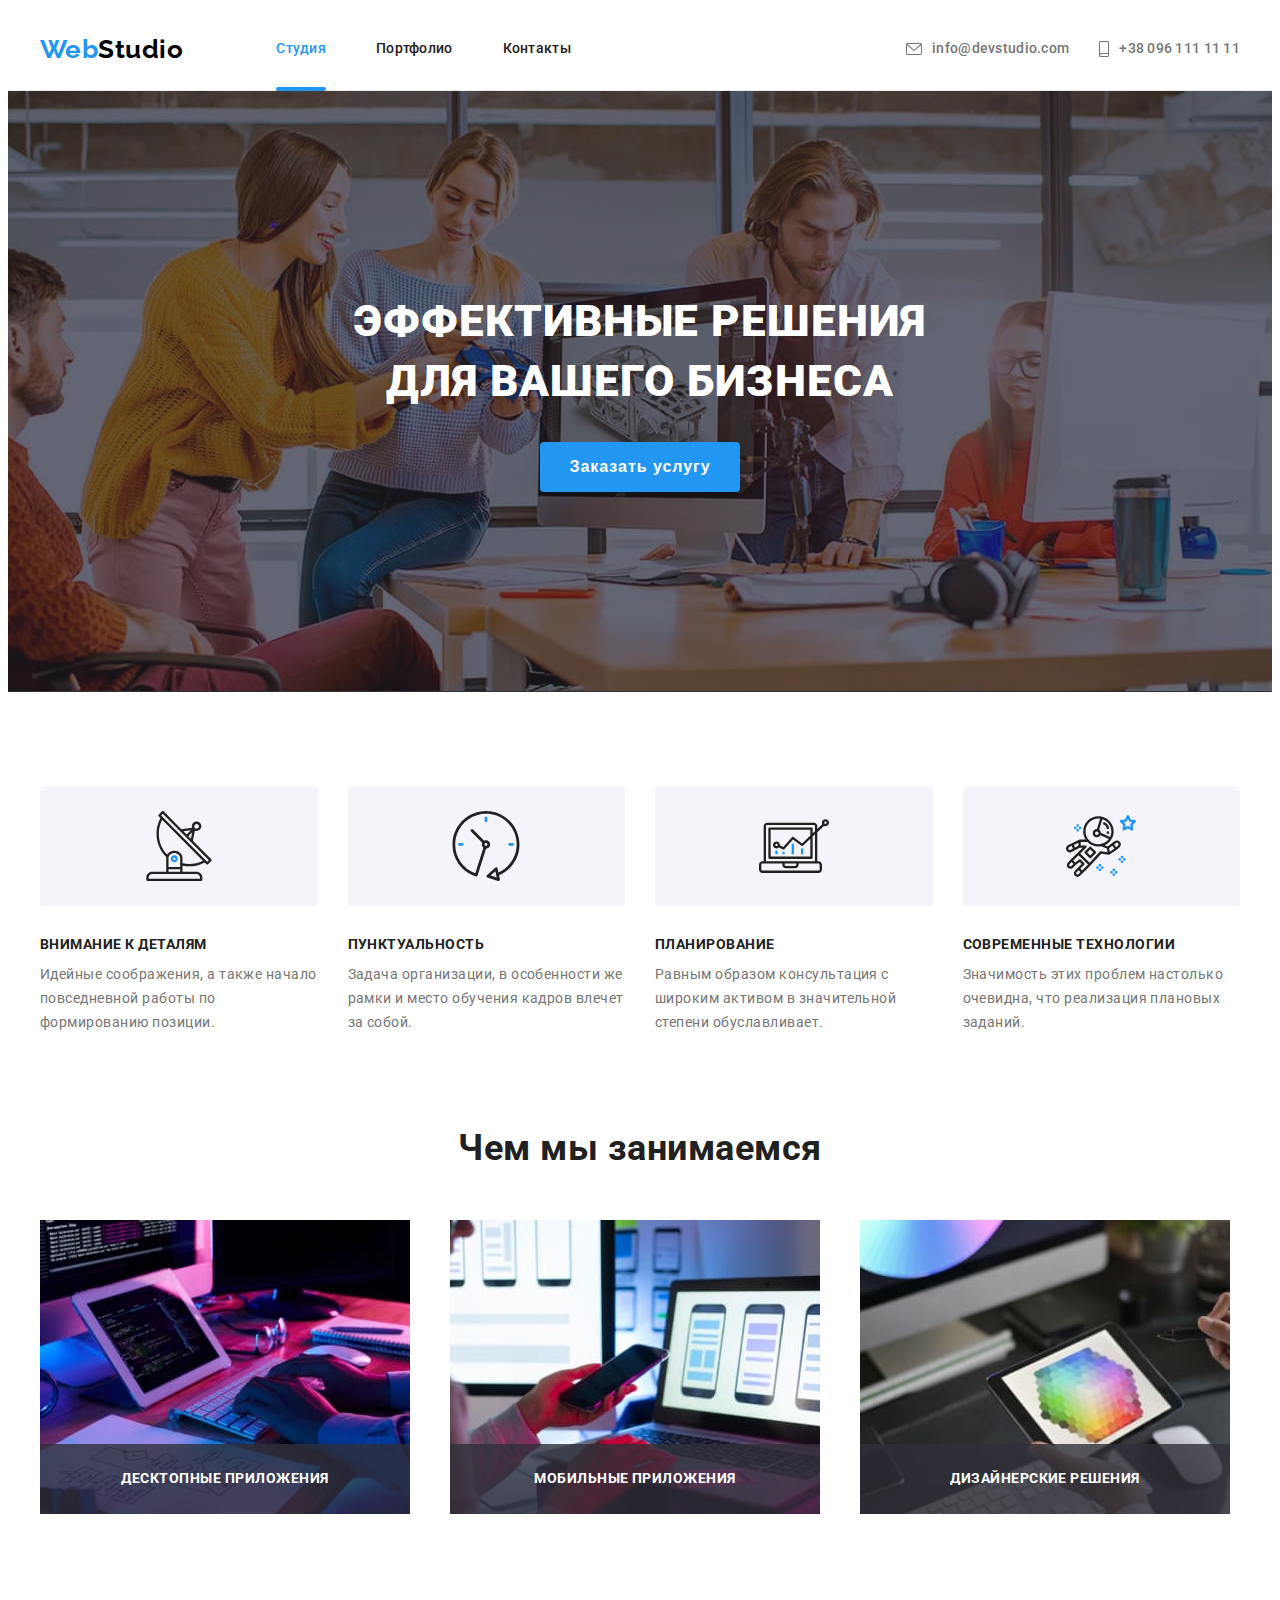
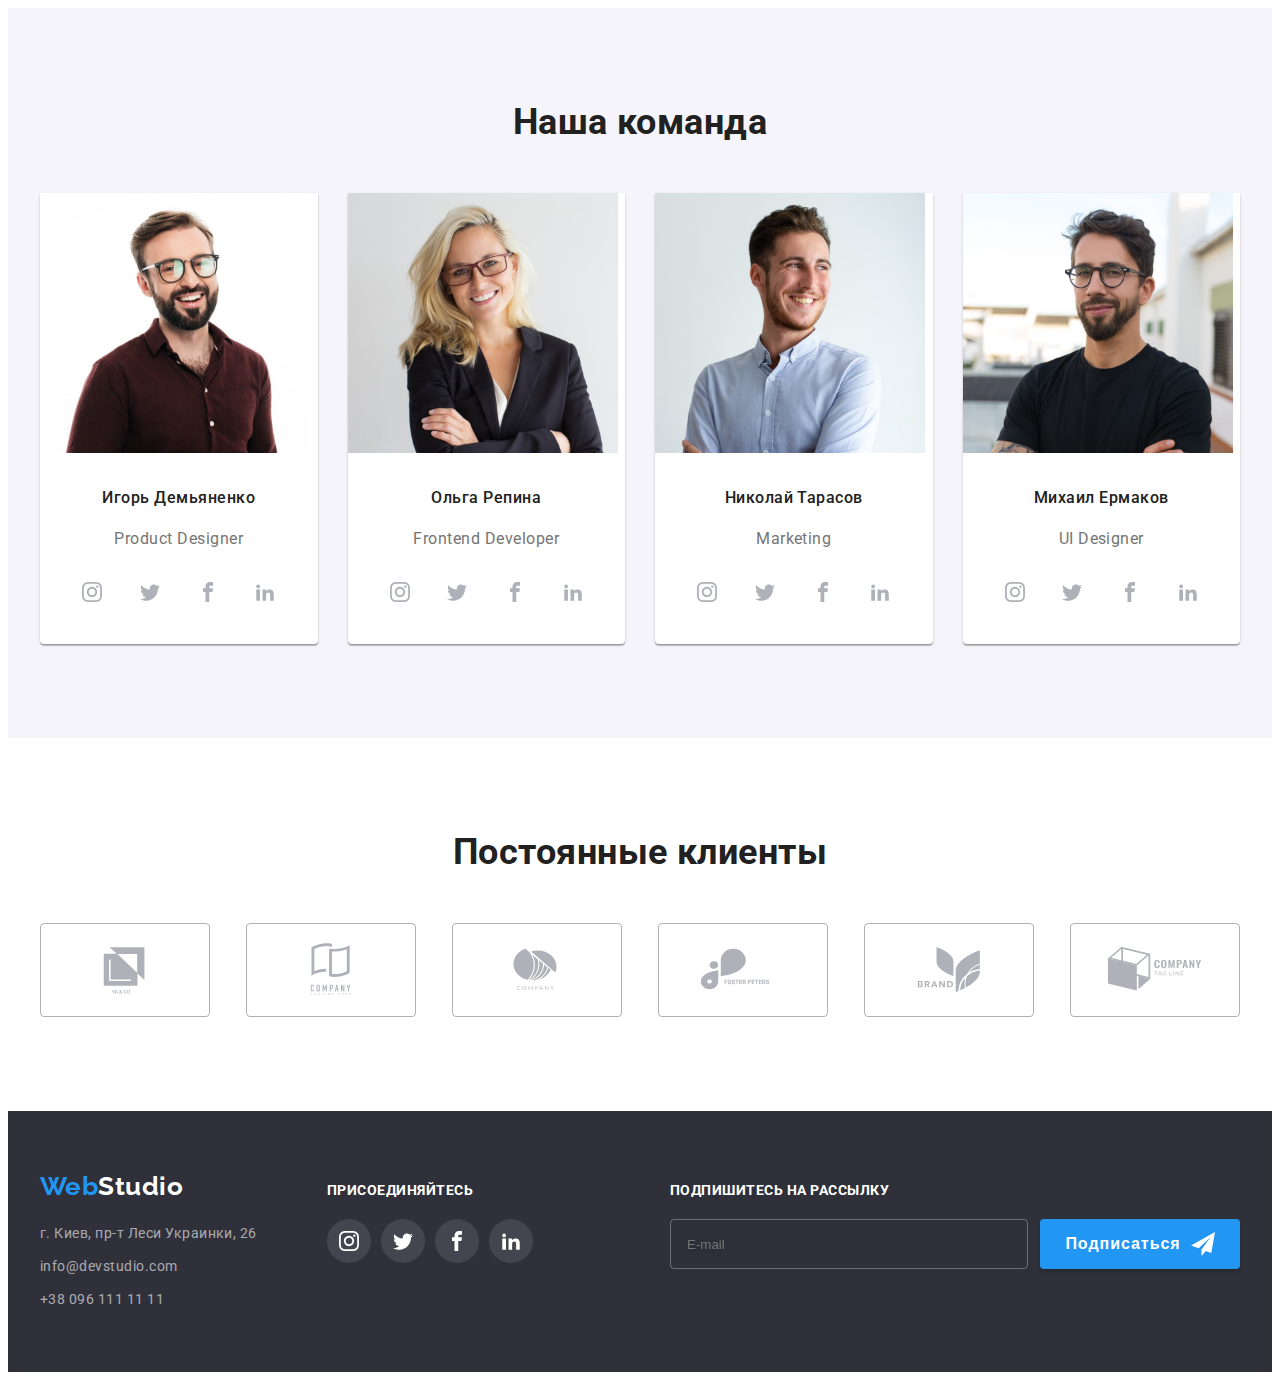
<file: index.html>
<!DOCTYPE html>
<html lang="ru">

<head>
    <meta charset="UTF-8" />
    <meta http-equiv="X-UA-Compatible" content="IE=edge" />
    <meta name="viewport" content="width=device-width, initial-scale=1.0" />
    <title>Document</title>
    <link rel="preconnect" href="https://fonts.gstatic.com" />
    <link
        href="https://fonts.googleapis.com/css2?family=Raleway:wght@700&family=Roboto:wght@400;500;700;900&display=swap"
        rel="stylesheet" />
    <link rel="stylesheet" href="https://cdnjs.cloudflare.com/ajax/libs/modern-normalize/0.2.0/modern-normalize.min.css"
        integrity="sha512-sqIVMkf5f8XGYI/UZYGs7wODxlUeoj9JknataPfUwtvrSKWMHrMXGZ7Evb6nabFYJQG15vFFyALe6r0nWCD1Ug=="
        crossorigin="anonymous" referrerpolicy="no-referrer" />
    <!-- <link rel="stylesheet" href="./css/style.css" /> -->
    <link rel="stylesheet" href="css/main.min.css">
</head>

<body>
    <!-- HEADER -->
    <header class="header">
        <div class="container header-container">
            <a class="logo" href="./index.html">
                <span class="с">Web</span><span class="logo__studio">Studio</span>
            </a>

            <nav class="navigation">
                <ul class="navigation__list list">
                    <li class="navigation__item">
                        <a class="navigation__link link current" href="./index.html">Студия</a>
                    </li>
                    <li class="navigation__item">
                        <a class="navigation__link link" href="./portfolio.html">Портфолио</a>
                    </li>
                    <li class="navigation__item">
                        <a class="navigation__link link" href="">Контакты</a>
                    </li>
                </ul>
            </nav>

            <ul class="contacts__list list">
                <li class="contacts__item">
                    <a class="contacts__link link" href="mailto:info@devstudio.com">
                        <svg width="16" height="12" class="contacts__icon">
                            <use href="./imege/symbol-defs.svg#icon-envelope"></use>
                        </svg>
                        info@devstudio.com</a>
                </li>
                <li class="contacts__item">
                    <a class="contacts__link link" href="tel:+380961111111">
                        <svg width="10" height="16" class="contacts__icon">
                            <use href="./imege/symbol-defs.svg#icon-smartphone"></use>
                        </svg>
                     +38 096 111 11 11</a>
                </li>
            </ul>
        </div>
    </header>
    <main class="main-content">
        <!-- HERO -->
        <section class="section hero-section">
            <div class="container">
                <h1 class="first-title">Эффективные решения <br />для вашего бизнеса</h1>
                <button class="order-button" type="button" data-modal-open>Заказать услугу</button>
            </div>
        </section>

        <!--ADVANTAGES-->
        <section class="section advantages-section">
            <div class="container">
                <h2 class="section__title visually-hidden">Наши преимощества</h2>
                <ul class="grid advantages__list list">
                    <li class="grid__item advantages__item">
                        <div class="advantages__icon-box">
                            <svg width="70" height="70" class="advantages__icon">
                                <use href="./imege/symbol-defs.svg#icon-antenna"></use>
                            </svg>  
                        </div>
                        <h3 class="advantages__title">Внимание к деталям</h3>
                        <p class="advantages__text">
                            Идейные соображения, а также начало повседневной работы по
                            формированию позиции.
                        </p>
                    </li>
                    <li class="grid__item advantages__item">
                        <div class="advantages__icon-box">
                            <svg width="70" height="70" class="advantages__icon">
                                <use href="./imege/symbol-defs.svg#icon-clock"></use>
                            </svg>  
                        </div>
                        <h3 class="advantages__title">Пунктуальность</h3>
                        <p class="advantages__text">
                            Задача организации, в особенности же рамки и место обучения кадров
                            влечет за собой.
                        </p>
                    </li>
                    <li class="grid__item advantages__item">
                        <div class="advantages__icon-box">
                            <svg width="70" height="70" class="advantages__icon">
                                <use href="./imege/symbol-defs.svg#icon-diagram"></use>
                            </svg>  
                        </div>
                        <h3 class="advantages__title">Планирование</h3>
                        <p class="advantages__text">
                            Равным образом консультация с широким активом в значительной степени
                            обуславливает.
                        </p>
                    </li>
                    <li class="grid__item advantages__item">
                        <div class="advantages__icon-box">
                            <svg width="70" height="70" class="advantages__icon">
                                <use href="./imege/symbol-defs.svg#icon-astronaut"></use>
                            </svg>  
                        </div>
                        <h3 class="advantages__title">Современные технологии</h3>
                        <p class="advantages__text">
                            Значимость этих проблем настолько очевидна, что реализация плановых
                            заданий.
                        </p>
                    </li>
                </ul>
            </div>
        </section>

        <!--TIPE OF WORK-->
        <section class="section tipeofwork-section">
            <div class="container">
                <h2 class="section__title">Чем мы занимаемся</h2>
                <ul class="tipeofwork__list list">
                    <li class="tipeofwork__list">
                        <div class="tipeofwork__name-box">
                            <img class="tipeofwork__images" src="./imege/our_work/img1.jpg" alt="бекенд разроботка"
                                width="370" height="294" />
                            <p class="tipeofwork__name">Десктопные приложения</p>
                        </div>
                    </li>
                    <li class="tipeofwork__list">
                        <div class="tipeofwork__name-box">
                            <img class="tipeofwork__images" src="./imege/our_work/img2.jpg" alt="фронтенд разроботка"
                                width="370" height="294" />
                            <p class="tipeofwork__name">Мобильные приложения</p>
                        </div>
                    </li>
                    <li class="tipeofwork__list">
                        <div class="tipeofwork__name-box">
                            <img class="tipeofwork__images" src="./imege/our_work/img3.jpg" alt="дизайн" width="370"
                    height="294" />
                            <p class="tipeofwork__name">Дизайнерские решения</p>
                        </div>
                        </li>
                </ul>
            </div>
        </section>

        <!--TEAM-->
        <section class="section team-section">
            <div class="container">
                <h2 class="section__title">Наша команда</h2>
                <ul class="grid team__list list">
                    <li class="grid__item team__item">
                        <div class="person">
                            <img class="person__img" src="./imege/team/img(0).jpg" alt="игорь демьяненко" width="270"
                                height="260" />
                            <div class="person__box">
                                <h3 class="person__name">Игорь Демьяненко</h3>
                                <p class="person__text" lang="en">Product Designer</p>
                                <ul class="social__list list" >
                                   <li class="social__item">
                                        <a class="social__link link" href="#">
                                            <svg width="20" height="20" class="social__icon">
                                                <use href="./imege/symbol-defs.svg#icon-instagram"></use>
                                            </svg>
                                        </a>
                                    </li>
                                    <li class="social__item">
                                        <a class="social__link link" href="#">
                                            <svg width="20" height="20" class="social__icon">
                                                <use href="./imege/symbol-defs.svg#icon-twitter"></use>
                                            </svg>
                                        </a>
                                    </li><li class="social__item">
                                        <a class="social__link link" href="#">
                                            <svg width="20" height="20" class="social__icon">
                                                <use href="./imege/symbol-defs.svg#icon-facebook"></use>
                                            </svg>
                                        </a>
                                    </li><li class="social__item">
                                        <a class="social__link link" href="#">
                                            <svg width="20" height="20" class="social__icon">
                                                <use href="./imege/symbol-defs.svg#icon-linkedin"></use>
                                            </svg>
                                        </a>
                                    </li>
                                </ul>
                            </div>
                        </div>
                    </li>
                    <li class="grid__item team__item">
                        <div class="person">
                            <img class="person__img" src="./imege/team/img(1).jpg" alt="ольга репина" width="270"
                                height="260" />
                            <div class="person__box">
                                <h3 class="person__name">Ольга Репина</h3>
                                <p class="person__text" lang="en">Frontend Developer</p>
                                <ul class="social__list list" >
                                   <li class="social__item">
                                        <a class="social__link link" href="#">
                                            <svg width="20" height="20" class="social__icon">
                                                <use href="./imege/symbol-defs.svg#icon-instagram"></use>
                                            </svg>
                                        </a>
                                    </li>
                                    <li class="social__item">
                                        <a class="social__link link" href="#">
                                            <svg width="20" height="20" class="social__icon">
                                                <use href="./imege/symbol-defs.svg#icon-twitter"></use>
                                            </svg>
                                        </a>
                                    </li><li class="social__item">
                                        <a class="social__link link" href="#">
                                            <svg width="20" height="20" class="social__icon">
                                                <use href="./imege/symbol-defs.svg#icon-facebook"></use>
                                            </svg>
                                        </a>
                                    </li><li class="social__item">
                                        <a class="social__link link" href="#">
                                            <svg width="20" height="20" class="social__icon">
                                                <use href="./imege/symbol-defs.svg#icon-linkedin"></use>
                                            </svg>
                                        </a>
                                    </li>
                                </ul>
                            </div>
                        </div>
                    </li>
                    <li class="grid__item team__item">
                        <div class="person">
                            <img class="person__img" src="./imege/team/img(2).jpg" alt="николай тарасов" width="270"
                                height="260" />
                            <div class="person__box">
                                <h3 class="person__name">Николай Тарасов</h3>
                                <p class="person__text" lang="en">Marketing</p>
                                <ul class="social__list list" >
                                    <li class="social__item">
                                         <a class="social__link link" href="#">
                                             <svg width="20" height="20" class="social__icon">
                                                 <use href="./imege/symbol-defs.svg#icon-instagram"></use>
                                             </svg>
                                         </a>
                                     </li>
                                     <li class="social__item">
                                         <a class="social__link link" href="#">
                                             <svg width="20" height="20" class="social__icon">
                                                 <use href="./imege/symbol-defs.svg#icon-twitter"></use>
                                             </svg>
                                         </a>
                                     </li><li class="social__item">
                                         <a class="social__link link" href="#">
                                             <svg width="20" height="20" class="social__icon">
                                                 <use href="./imege/symbol-defs.svg#icon-facebook"></use>
                                             </svg>
                                         </a>
                                     </li><li class="social__item">
                                         <a class="social__link link" href="#">
                                             <svg width="20" height="20" class="social__icon">
                                                 <use href="./imege/symbol-defs.svg#icon-linkedin"></use>
                                             </svg>
                                         </a>
                                     </li>
                                </ul>
                            </div>
                        </div>
                    </li>
                    <li class="grid__item team__item">
                        <div class="person">
                            <img class="person__img" src="./imege/team/img(3).jpg" alt="михаил ермаков" width="270"
                                height="260" />
                            <div class="person__box">
                                <h3 class="person__name">Михаил Ермаков</h3>
                                <p class="person__text" lang="en">UI Designer</p>
                                <ul class="social__list list" >
                                   <li class="social__item">
                                        <a class="social__link link" href="#">
                                            <svg width="20" height="20" class="social__icon">
                                                <use href="./imege/symbol-defs.svg#icon-instagram"></use>
                                            </svg>
                                        </a>
                                    </li>
                                    <li class="social__item">
                                        <a class="social__link link" href="#">
                                            <svg width="20" height="20" class="social__icon">
                                                <use href="./imege/symbol-defs.svg#icon-twitter"></use>
                                            </svg>
                                        </a>
                                    </li><li class="social__item">
                                        <a class="social__link link" href="#">
                                            <svg width="20" height="20" class="social__icon">
                                                <use href="./imege/symbol-defs.svg#icon-facebook"></use>
                                            </svg>
                                        </a>
                                    </li><li class="social__item">
                                        <a class="social__link link" href="#">
                                            <svg width="20" height="20" class="social__icon">
                                                <use href="./imege/symbol-defs.svg#icon-linkedin"></use>
                                            </svg>
                                        </a>
                                    </li>
                                </ul>
                            </div>
                        </div>
                    </li>
                </ul>
            </div>
        </section>

        <!-- CLIENTS -->
        <section class="section client-section">
            <div class="container">
                <h2 class="section__title">Постоянные клиенты</h2>
                <ul class="list client">
                    <li class="client__item">
                        <a class="client__link link" href="#">
                            <svg width="106" height="60" class="client__icon">
                                <use href="./imege/symbol-defs.svg#icon-client1"></use>
                            </svg>
                        </a>
                    </li>
                    <li class="client__item">
                        <a class="client__link link" href="#">
                            <svg width="106" height="60" class="client__icon">
                                <use href="./imege/symbol-defs.svg#icon-client2"></use>
                            </svg>
                        </a>
                    </li>
                    <li class="client__item">
                        <a class="client__link link" href="#">
                            <svg width="106" height="60" class="client__icon">
                                <use href="./imege/symbol-defs.svg#icon-client3"></use>
                            </svg>
                        </a>
                    </li>
                    <li class="client__item">
                        <a class="client__link link" href="#">
                            <svg width="106" height="60" class="client__icon">
                                <use href="./imege/symbol-defs.svg#icon-client4"></use>
                            </svg>
                        </a>
                    </li>
                    <li class="client__item">
                        <a class="client__link link" href="#">
                            <svg width="106" height="60" class="client__icon">
                                <use href="./imege/symbol-defs.svg#icon-client5"></use>
                            </svg>
                        </a>
                    </li>
                    <li class="client__item">
                        <a class="client__link link" href="#">
                            <svg width="106" height="60" class="client__icon">
                                <use href="./imege/symbol-defs.svg#icon-client6"></use>
                            </svg>
                        </a>
                    </li>
                </ul>
            </div>
        </section>
    </main>

    <!-- FOOTER -->
    <footer class="footer">
        <div class="container footer-container">
            <div class="footer-contact-box">
                <a class="logo" href="/">Web<span class="logo__studio">Studio</span>
                </a>
               <address class="contacts">
                    <ul class="contacts__list list">
                        <li class="contacts__item">
                            <a class="contacts__link link" href="https://goo.gl/maps/ASEZevXXRy6FxV6X7" target="_blank"
                                rel="noopener noreferrer">г. Киев, пр-т Леси Украинки, 26</a>
                        </li>
                        <li class="contacts__item">
                            <a class="contacts__link link" href="mailto:info@devstudio.com">info@devstudio.com</a>
                        </li>
                        <li class="contacts__item">
                            <a class="contacts__link link" href="tel:+380961111111">+38 096 111 11 11</a>
                        </li>
                    </ul>
                </address>
            </div>
            <div class="footer-social-box">
                <h2 class="footer-box-title">присоединяйтесь</h2>
                <ul class="social__list list" >
                    <li class="social__item">
                         <a class="social__link link" href="#">
                             <svg width="20" height="20" class="social__icon">
                                 <use href="./imege/symbol-defs.svg#icon-instagram"></use>
                             </svg>
                         </a>
                     </li>
                     <li class="social__item">
                         <a class="social__link link" href="#">
                             <svg width="20" height="20" class="social__icon">
                                 <use href="./imege/symbol-defs.svg#icon-twitter"></use>
                             </svg>
                         </a>
                     </li><li class="social__item">
                         <a class="social__link link" href="#">
                             <svg width="20" height="20" class="social__icon">
                                 <use href="./imege/symbol-defs.svg#icon-facebook"></use>
                             </svg>
                         </a>
                     </li><li class="social__item">
                         <a class="social__link link" href="#">
                             <svg width="20" height="20" class="social__icon">
                                 <use href="./imege/symbol-defs.svg#icon-linkedin"></use>
                             </svg>
                         </a>
                     </li>
                 </ul>
            </div>
            <div class="footer-form-box">
                <h2 class="footer-box-title">Подпишитесь на рассылку</h2>
                <form action="#" class="folowus">
                    <label class="folowus__label">
                        <input type="email" class="folowus__input" name="user-email" placeholder="E-mail" required>
                    </label>
                    <button class="folowus__btn" type="submit">
                        Подписаться
                        <svg width="24" height="24" class="folowus__btn-icon">
                            <use href="./imege/symbol-defs.svg#send-telegram"></use>
                        </svg>
                    </button>
                </form>
            </div>
        </div>
    </footer>

    <div class="backdrop is-hidden" data-modal>
        <div class="modal">
            <button type="button" class="close-btn" data-modal-close>
                <svg width="18" height="18" class="close-btn-icon">
                    <use href="./imege/symbol-defs.svg#icon-close-btn"></use>
                </svg>
            </button>
            <form class="modal__form" action="#">  
                <p class="modal__head">Оставьте свои данные, мы вам перезвоним</p>
                <label class="modal__note">
                    Имя
                    <span class="modal__wrapper">
                        <input type="text" class="modal__input" name="user-name" required minlength="2">
                        <svg width="18" height="18" class="modal__icon">
                            <use href="./imege/symbol-defs.svg#person"></use>
                        </svg>                    
                    </span>
                </label>
                <label class="modal__note"> 
                    Телефон
                    <span class="modal__wrapper">
                        <input type="tel" class="modal__input" name="user-phone" pattern="[0-9]{3}-[0-9]{3}-[0-9]{2}-[0-9]{2}" title="096-000-00-00" required >
                        <svg width="18" height="18" class="modal__icon">
                        <use href="./imege/symbol-defs.svg#phone"></use>
                        </svg>
                    </span>
                </label>
                <label class="modal__note">
                    Почта
                    <span class="modal__wrapper">
                        <input type="email" class="modal__input" name="user-email" required>
                        <svg width="18" height="18" class="modal__icon">
                        <use href="./imege/symbol-defs.svg#email"></use>
                        </svg>
                    </span>
                </label>
                <label class="modal__note">
                    Коментарий
                    <textarea name="user-message" class="modal__message modal__input" placeholder="Введите текст"></textarea>
                </label>
                <input type="checkbox" class="checkbox visually-hidden" id="accept-policy" required>
                <label for="accept-policy" class="checkbox__label">Соглашаюсь с рассылкой и принимаю&nbsp;<a
                        href="#" class="checkbox__link">Условия договора</a></label>                
                <button type="submit" class="modal__submit">Отправить</button>
            </form>

        </div>
    </div>

    <script src="./js/modal.js"></script>
</body>

</html>
</file>
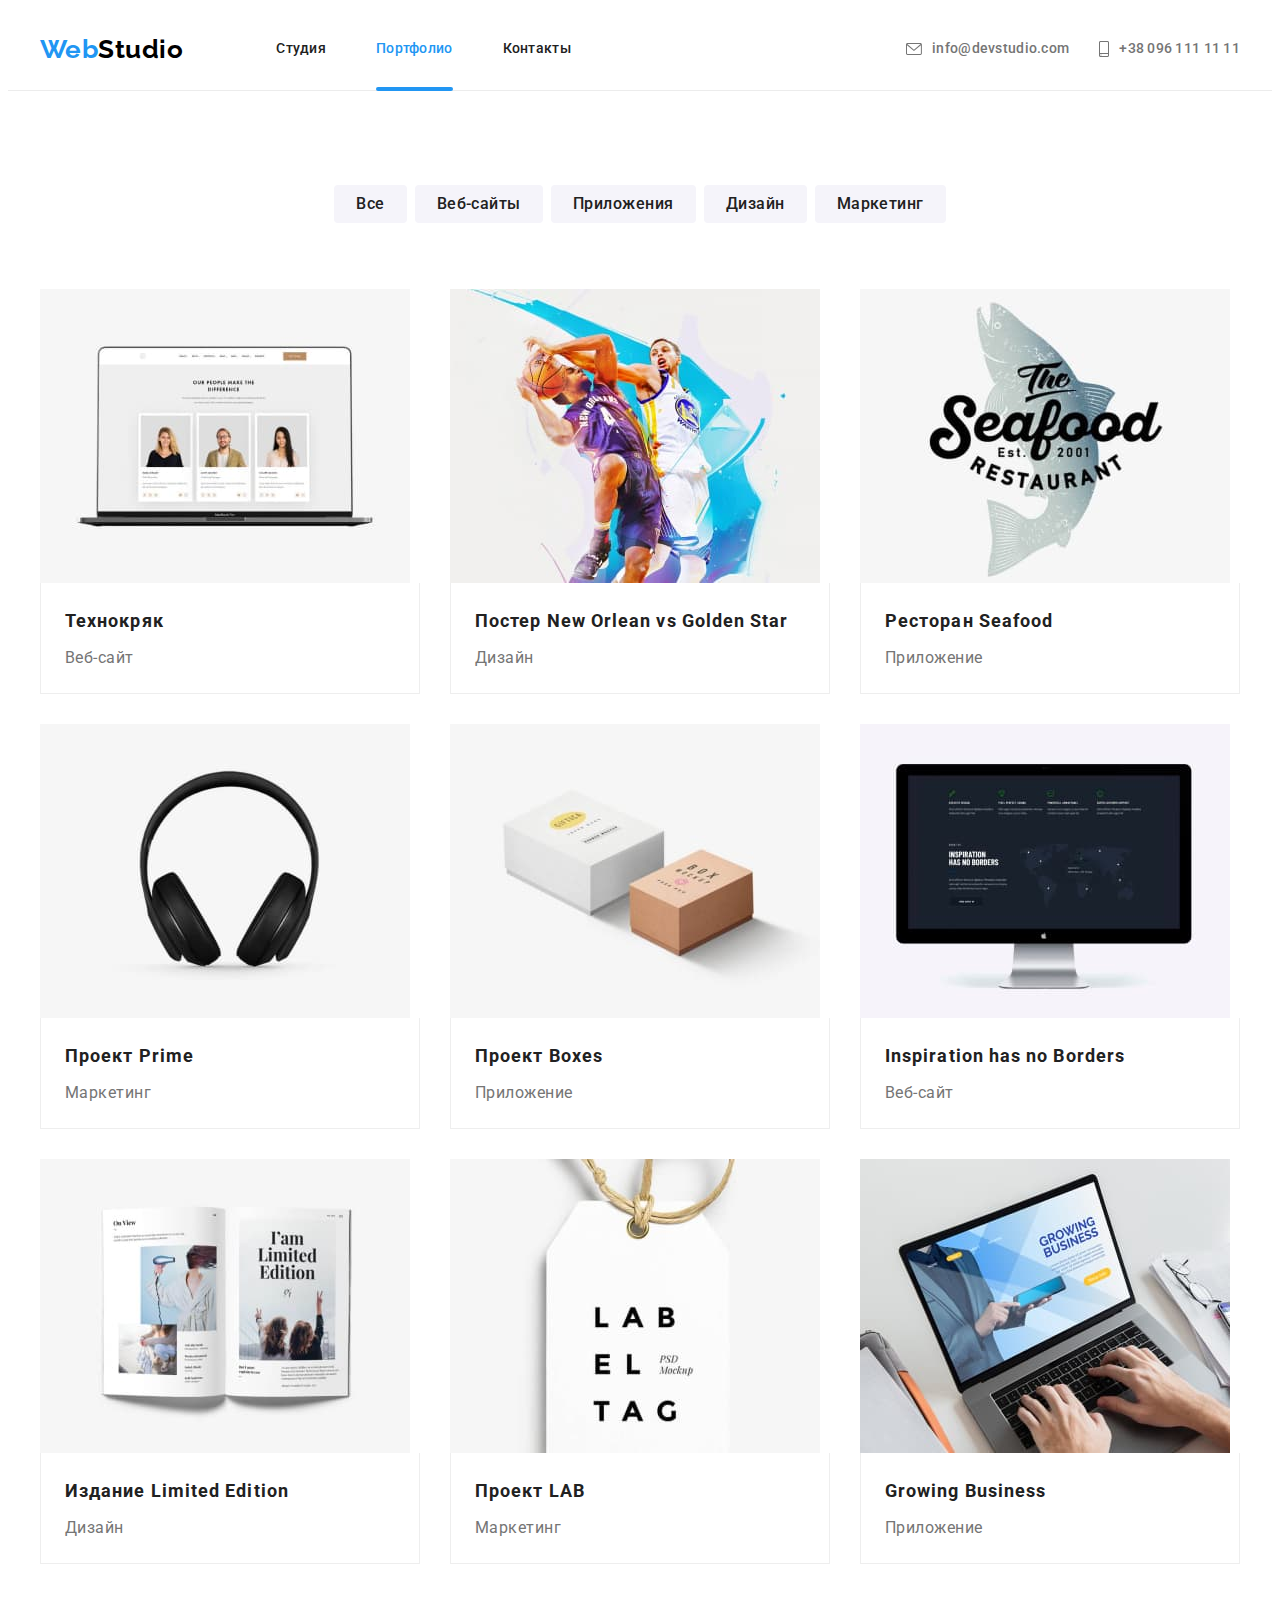
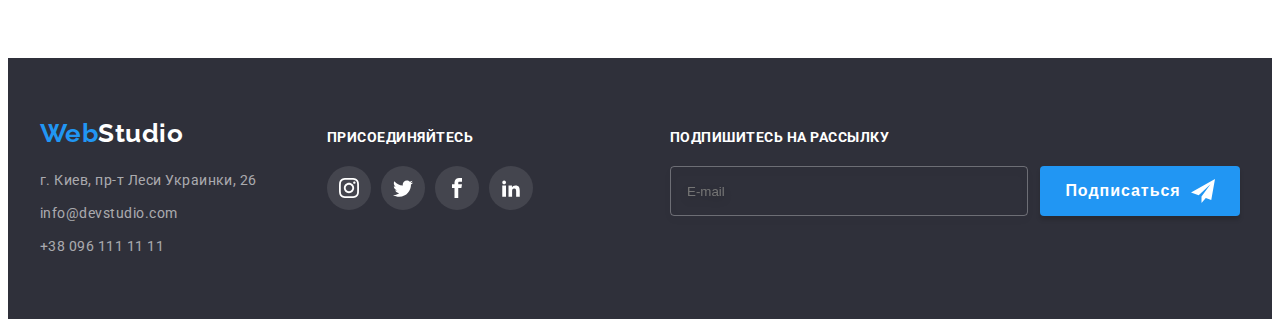
<file: portfolio.html>
<!DOCTYPE html>
<html lang="ru">
    <head>
        <meta charset="UTF-8" />
        <meta http-equiv="X-UA-Compatible" content="IE=edge" />
        <meta name="viewport" content="width=device-width, initial-scale=1.0" />
        <title>WebStudio</title>
        <link rel="preconnect" href="https://fonts.gstatic.com" />
        <link
            href="https://fonts.googleapis.com/css2?family=Raleway:wght@700&family=Roboto:wght@400;500;700;900&display=swap"
            rel="stylesheet"
        />
        <link
            rel="stylesheet"
            href="https://cdnjs.cloudflare.com/ajax/libs/modern-normalize/0.2.0/modern-normalize.min.css"
            integrity="sha512-sqIVMkf5f8XGYI/UZYGs7wODxlUeoj9JknataPfUwtvrSKWMHrMXGZ7Evb6nabFYJQG15vFFyALe6r0nWCD1Ug=="
            crossorigin="anonymous"
            referrerpolicy="no-referrer"
        />
        <link rel="stylesheet" href="css/style.css" />
    </head>

    <body>
        <!-- HEADER -->
        <header class="header">
            <div class="container header-container">
                <a class="logo" href="./index.html">
                    <span class="с">Web</span><span class="logo__studio">Studio</span>
                </a>
        
                <nav class="navigation">
                    <ul class="navigation__list list">
                        <li class="navigation__item">
                            <a class="navigation__link link" href="./index.html">Студия</a>
                        </li>
                        <li class="navigation__item">
                            <a class="navigation__link link current" href="./portfolio.html">Портфолио</a>
                        </li>
                        <li class="navigation__item">
                            <a class="navigation__link link" href="">Контакты</a>
                        </li>
                    </ul>
                </nav>
        
                <ul class="contacts__list list">
                    <li class="contacts__item">
                        <a class="contacts__link link" href="mailto:info@devstudio.com">
                            <svg width="16" height="12" class="contacts__icon">
                                <use href="./imege/symbol-defs.svg#icon-envelope"></use>
                            </svg>
                            info@devstudio.com</a>
                    </li>
                    <li class="contacts__item">
                        <a class="contacts__link link" href="tel:+380961111111">
                            <svg width="10" height="16" class="contacts__icon">
                                <use href="./imege/symbol-defs.svg#icon-smartphone"></use>
                            </svg>
                            +38 096 111 11 11</a>
                    </li>
                </ul>
            </div>
        </header>

        <main>
            <section class="section portfolio">
                <div class="container">
                    <h1 class="section__title visually-hidden" >Портфолио</h1>
                    <ul class="filters list">
                        <li class="filters__item">
                            <button class="filters__button" type="button">Все</button>
                        </li>
                        <li class="filters__item">
                            <button class="filters__button" type="button">Веб-сайты</button>
                        </li>
                        <li class="filters__item">
                            <button class="filters__button" type="button">Приложения</button>
                        </li>
                        <li class="filters__item">
                            <button class="filters__button" type="button">Дизайн</button>
                        </li>
                        <li class="filters__item">
                            <button class="filters__button" type="button">Маркетинг</button>
                        </li>
                    </ul>

                    <ul class="grid portfolio-list list">
                        <li class="grid__item portfolio__item">
                            <a class="portfolio__link link" href="#">
                                <div class="overlay">
                                    <img
                                    src="./imege/portfolio/tehnocrack.jpg"
                                    alt="ноутбук с откритой страницей сайта"
                                    width="370"
                                    height="294"/>
                                    <p class="overlay__text">
                                        Технокряк это современная площадка распространения коронавируса. Компании используют эту платформу для цифрового шпионажа и атак на защищённые сервера конкурентов.   
                                    </p>
                                </div>
                                <div class="portfolio__box">
                                    <h3 class="portfolio__title">Технокряк</h3>
                                    <p class="portfolio__text">Веб-сайт</p>
                                </div>
                            </a>
                        </li>
                        <li class="grid__item portfolio__item">
                            <a class="portfolio__link link" href="#">
                                <div class="overlay">
                                    <img
                                    src="./imege/portfolio/basketball.jpg"
                                    alt="баскетболисты в прижке"
                                    width="370"
                                    height="294"/>
                                    <p class="overlay__text">
                                        Технокряк это современная площадка распространения коронавируса. Компании используют эту платформу для цифрового шпионажа и атак на защищённые сервера конкурентов.   
                                    </p>
                                </div>
                                <div class="portfolio__box">
                                    <h3 class="portfolio__title">
                                        Постер New Orlean vs Golden Star
                                    </h3>
                                    <p class="portfolio__text">Дизайн</p>
                                </div>
                            </a>
                        </li>
                        <li class="grid__item portfolio__item">
                            <a class="portfolio__link link" href="#">
                                <div class="overlay">
                                    <img
                                    src="./imege/portfolio/seafood.jpg"
                                    alt="логотип ресторана"
                                    width="370"
                                    height="294"/>
                                    <p class="overlay__text">
                                        Технокряк это современная площадка распространения коронавируса. Компании используют эту платформу для цифрового шпионажа и атак на защищённые сервера конкурентов.
                                    </p>
                                </div>
                                <div class="portfolio__box">
                                    <h3 class="portfolio__title">Ресторан Seafood</h3>
                                    <p class="portfolio__text">Приложение</p>
                                </div>
                            </a>
                        </li>
                        <li class="grid__item portfolio__item">
                            <a class="portfolio__link link" href="#">
                                <div class="overlay">
                                    <img
                                    src="./imege/portfolio/prime.jpg"
                                    alt="беспроводные наушники"
                                    width="370"
                                    height="294"/>
                                    <p class="overlay__text">
                                        Технокряк это современная площадка распространения коронавируса. Компании используют эту платформу для цифрового шпионажа и атак на защищённые сервера конкурентов.
                                    </p>
                                </div>
                                <div class="portfolio__box">
                                    <h3 class="portfolio__title">Проект Prime</h3>
                                    <p class="portfolio__text">Маркетинг</p>
                                </div>
                            </a>
                        </li>
                        <li class="grid__item portfolio__item">
                            <a class="portfolio__link link" href="#">
                                <div class="overlay">
                                    <img
                                    src="./imege/portfolio/boxes.jpg"
                                    alt="коробки"
                                    width="370"
                                    height="294"/>
                                    <p class="overlay__text">
                                        Технокряк это современная площадка распространения коронавируса. Компании используют эту платформу для цифрового шпионажа и атак на защищённые сервера конкурентов.
                                    </p>
                                </div>
                                <div class="portfolio__box">
                                    <h3 class="portfolio__title">Проект Boxes</h3>
                                    <p class="portfolio__text">Приложение</p>
                                </div>
                            </a>
                        </li>
                        <li class="grid__item portfolio__item">
                            <a class="portfolio__link link" href="#">
                                <div class="overlay">
                                    <img
                                    src="./imege/portfolio/pc-scrin.jpg"
                                    alt="монитор с откритой страницей сайта"
                                    width="370"
                                    height="294"/>
                                    <p class="overlay__text">
                                        Технокряк это современная площадка распространения коронавируса. Компании используют эту платформу для цифрового шпионажа и атак на защищённые сервера конкурентов.
                                    </p>
                                </div>
                                <div class="portfolio__box">
                                    <h3 class="portfolio__title">Inspiration has no Borders</h3>
                                    <p class="portfolio__text">Веб-сайт</p>
                                </div>
                            </a>
                        </li>
                        <li class="grid__item portfolio__item">
                            <a class="portfolio__link link" href="#">
                                <div class="overlay">
                                    <img
                                    src="./imege/portfolio/limited-edition.jpg"
                                    alt="разворот издания"
                                    width="370"
                                    height="294"/>
                                    <p class="overlay__text">
                                        Технокряк это современная площадка распространения коронавируса. Компании используют эту платформу для цифрового шпионажа и атак на защищённые сервера конкурентов.
                                    </p>
                                </div>
                                <div class="portfolio__box">
                                    <h3 class="portfolio__title">Издание Limited Edition</h3>
                                    <p class="portfolio__text">Дизайн</p>
                                </div>
                            </a>
                        </li>
                        <li class="grid__item portfolio__item">
                            <a class="portfolio__link link" href="#">
                                <div class="overlay">
                                    <img
                                    src="./imege/portfolio/lab.jpg"
                                    alt="логотип на бирке"
                                    width="370"
                                    height="294"/>
                                    <p class="overlay__text">
                                        Технокряк это современная площадка распространения коронавируса. Компании используют эту платформу для цифрового шпионажа и атак на защищённые сервера конкурентов.
                                    </p>
                                </div>
                                <div class="portfolio__box">
                                    <h3 class="portfolio__title">Проект LAB</h3>
                                    <p class="portfolio__text">Маркетинг</p>
                                </div>
                            </a>
                        </li>
                        <li class="grid__item portfolio__item">
                            <a class="portfolio__link link" href="#">
                                <div class="overlay">
                                    <img
                                    src="./imege/portfolio/growing-busness.jpg"
                                    alt="ноутбук с открытым приложением"
                                    width="370"
                                    height="294"/>
                                    <p class="overlay__text">
                                        Технокряк это современная площадка распространения коронавируса. Компании используют эту платформу для цифрового шпионажа и атак на защищённые сервера конкурентов.
                                    </p>
                                </div>
                                <div class="portfolio__box">
                                    <h3 class="portfolio__title">Growing Business</h3>
                                    <p class="portfolio__text">Приложение</p>
                                </div>
                            </a>
                        </li>
                    </ul>
                </div>
            </section>
        </main>

        <!-- FOOTER -->
    <footer class="footer">
        <div class="container footer-container">
            <div class="footer-contact-box">
                <a class="logo" href="/">Web<span class="logo__studio">Studio</span>
                </a>
                <address class="contacts">
                    <ul class="contacts__list list">
                        <li class="contacts__item">
                            <a class="contacts__link link" href="https://goo.gl/maps/ASEZevXXRy6FxV6X7" target="_blank"
                                rel="noopener noreferrer">г. Киев, пр-т Леси Украинки, 26</a>
                        </li>
                        <li class="contacts__item">
                            <a class="contacts__link link" href="mailto:info@devstudio.com">info@devstudio.com</a>
                        </li>
                        <li class="contacts__item">
                            <a class="contacts__link link" href="tel:+380961111111">+38 096 111 11 11</a>
                        </li>
                    </ul>
                </address>
            </div>
            <div class="footer-social-box">
                <h2 class="footer-box-title">присоединяйтесь</h2>
                <ul class="social__list list">
                    <li class="social__item">
                        <a class="social__link link" href="#">
                            <svg width="20" height="20" class="social__icon">
                                <use href="./imege/symbol-defs.svg#icon-instagram"></use>
                            </svg>
                        </a>
                    </li>
                    <li class="social__item">
                        <a class="social__link link" href="#">
                            <svg width="20" height="20" class="social__icon">
                                <use href="./imege/symbol-defs.svg#icon-twitter"></use>
                            </svg>
                        </a>
                    </li>
                    <li class="social__item">
                        <a class="social__link link" href="#">
                            <svg width="20" height="20" class="social__icon">
                                <use href="./imege/symbol-defs.svg#icon-facebook"></use>
                            </svg>
                        </a>
                    </li>
                    <li class="social__item">
                        <a class="social__link link" href="#">
                            <svg width="20" height="20" class="social__icon">
                                <use href="./imege/symbol-defs.svg#icon-linkedin"></use>
                            </svg>
                        </a>
                    </li>
                </ul>
            </div>
            <div class="footer-form-box">
                <h2 class="footer-box-title">Подпишитесь на рассылку</h2>
                <form action="#" class="folowus">
                    <label class="folowus__label">
                        <input type="email" class="folowus__input" name="user-email" placeholder="E-mail" required>
                    </label>
                    <button class="folowus__btn" type="submit">
                        Подписаться
                        <svg width="24" height="24" class="folowus__btn-icon">
                            <use href="./imege/symbol-defs.svg#send-telegram"></use>
                        </svg>
                    </button>
                </form>
            </div>
        </div>
    </footer>
    </body>
</html>
</file>
<file: css/style.css>
:root {
    --main-font: 'Roboto', sans-serif;
    --color-acsent: rgb(33, 150, 243);
    --title-color: #212121;
    --text-color: #757575;
    --contacts__link-color: rgba(255, 255, 255, 0.6);
    --main-fon: #fff;
    --h-title-color: #000;
    --hero-fot-color: #2f303a;
    --team-color: #f5f4fa;

    --gradient-color: rgba(47, 48, 58, 0.4);
    --icon-color: #afb1b8;
    --tipeofwork__name-color: rgba(47, 48, 58, 0.8);
    --color-overlay: rgba(33, 150, 243, 0.9);
    --modal-fon-color: rgba(0, 0, 0, 0.2);
    --color-acsent-hover: #188ce8;
    --input-border-color: rgba(33, 33, 33, 0.2);
    --transition-function: 250ms cubic-bezier(0.4, 0, 0.2, 1);
}

/* NONE */

h1,
h2,
h3,
h4,
h5,
h6,
p {
    margin-top: 0;
    margin-bottom: 0;
}

ul,
ol {
    margin-top: 0;
    margin-bottom: 0;
    padding-left: 0;
}

img {
    display: block;
}

.logo,
.link {
    text-decoration: none;
}

.list {
    list-style: none;
}

/* ===============1PAGE========== */

body {
    font-family: var(--main-font);
    font-style: normal;
    font-weight: 700;
    letter-spacing: 0.03em;
    color: var(--text-color);
    background: var(--main-fon);
}

/* ++++COMPONENTS+++++ */

.visually-hidden {
    position: absolute !important;
    clip: rect(1px 1px 1px 1px); /* IE6, IE7 */
    clip: rect(1px, 1px, 1px, 1px);
    padding: 0 !important;
    border: 0 !important;
    height: 1px !important;
    width: 1px !important;
    overflow: hidden;
}

.container {
    width: 1200px;
    padding-left: 15px;
    padding-right: 15px;
    margin: 0 auto;
}

.section {
    padding-top: 94px;
    padding-bottom: 94px;
}

.grid {
    display: flex;
    flex-wrap: wrap;
    margin-top: -30px;
    margin-left: -30px;
}

.grid__item {
    margin-top: 30px;
    margin-left: 30px;
}

/* ===== HEADER ===== */

.header {
    border-bottom: 1px solid #ececec;
}

.header-container {
    display: flex;
    align-items: center;
}

/* LOGO */

.logo {
    font-family: Raleway;
    font-size: 26px;
    line-height: 1.19;
    color: var(--color-acsent);
    margin-right: 93px;
    transition: color var(--transition-function);
}

.logo__studio {
    color: var(--h-title-color);
}

.logo:hover,
.logo:focus {
    color: var(--color-acsent);
}

/* LINKS */

.navigation__list {
    display: flex;
    align-items: baseline;
}

.navigation__item:not(:last-child) {
    margin-right: 50px;
}

.navigation__link {
    display: block;
    position: relative;
    font-weight: 500;
    font-size: 14px;
    line-height: 1.14;
    letter-spacing: 0.02em;
    color: var(--title-color);
    padding-bottom: 33px;
    padding-top: 33px;
    transition: color var(--transition-function), opacity var(--transition-function);
}

.navigation__link:hover,
.navigation__link:focus {
    color: var(--color-acsent);
}

.navigation__link.current {
    color: var(--color-acsent);
}

.navigation__link::after {
    content: '';
    position: absolute;
    display: block;
    height: 4px;
    width: 100%;
    background: var(--color-acsent);
    border-radius: 2px;
    left: 0px;
    bottom: -1px;
    opacity: 0;
}

.navigation__link.current::after {
    opacity: 1;
}

/* CONTACTS */

.contacts__list {
    display: flex;
    align-items: center;
    justify-content: center;
    margin-left: auto;
}

.contacts__item:not(:last-child) {
    margin-right: 30px;
}

.contacts__link {
    display: flex;
    align-items: center;
    font-weight: 500;
    font-size: 14px;
    line-height: 1.14;
    letter-spacing: 0.02em;
    color: inherit;
    padding-top: 33px;
    padding-bottom: 33px;
    transition: color var(--transition-function), fill var(--transition-function);
}
.contacts__icon {
    fill: currentColor;
    margin-right: 10px;
}

.contacts__link:hover,
.contacts__link:focus {
    color: var(--color-acsent);
    fill: var(--color-acsent);
}

/* =================MAIN============= */

/* -- HERO -- */

.hero-section {
    padding-top: 200px;
    padding-bottom: 200px;
    text-align: center;
    letter-spacing: 0.06em;
    color: var(--main-fon);
    background-color: var(--hero-fot-color);
    background-image: linear-gradient(var(--gradient-color), var(--gradient-color)),
        url(../imege/hero-fon-s.jpg);
    background-position: center;
    background-repeat: no-repeat;
}

.first-title {
    font-weight: 900;
    font-size: 44px;
    line-height: 1.37;
    text-transform: uppercase;
}

.order-button {
    border: 0px;
    border-radius: 4px;
    box-shadow: 0px 4px 4px rgba(0, 0, 0, 0.15);
    background: var(--color-acsent);
    padding: 10px 32px;
    font-style: inherit;
    font-weight: inherit;
    font-size: 16px;
    line-height: 1.88;
    align-items: center;
    letter-spacing: inherit;
    cursor: pointer;
    color: inherit;
    margin-top: 30px;
    transition: background-color var(--transition-function);
}

.order-button:hover,
.order-button:focus {
    background-color: var(--color-acsent-hover);
}

/* --ADVANTAGES-- */

.advantages-section {
    padding-bottom: 47px;
}

.advantages__item {
    flex-basis: calc((100% - 120px) / 4);
}
.advantages__icon-box {
    display: flex;
    justify-content: center;
    padding: 25px 100px;
    margin-bottom: 30px;
    background-color: var(--team-color);
    border-radius: 4px;
}

.advantages__title {
    font-size: 14px;
    line-height: 1.15;
    text-transform: uppercase;
    color: var(--title-color);
    margin-bottom: 10px;
}

.advantages__text {
    font-weight: 400;
    font-size: 14px;
    line-height: 1.72;
}

/* --TIPE OF WORK-- */

.tipeofwork-section {
    padding-top: 47px;
}

.section__title {
    font-size: 36px;
    line-height: 1.16;
    text-align: center;
    color: var(--title-color);
    margin-bottom: 50px;
}

.tipeofwork__list {
    display: flex;
    justify-content: space-between;
}

.tipeofwork__list {
    flex-basis: calc((100% - 60px) / 3);
}

.tipeofwork__name-box {
    position: relative;
}

.tipeofwork__name {
    width: 100%;
    position: absolute;
    font-size: 14px;
    line-height: 1.14;
    text-align: center;
    text-transform: uppercase;
    color: var(--main-fon);
    background-color: var(--tipeofwork__name-color);
    bottom: 0;
    left: 0;
    padding-top: 27px;
    padding-bottom: 27px;
}

/* --TEAM-- */

.team-section {
    background-color: var(--team-color);
}

.team__item {
    text-align: center;
    margin-top: 30px;
    margin-left: 30px;
    flex-basis: calc((100% - 120px) / 4);
}

.person {
    background: var(--main-fon);
    box-shadow: 0px 1px 3px rgba(0, 0, 0, 0.12), 0px 1px 1px rgba(0, 0, 0, 0.14),
        0px 2px 1px rgba(0, 0, 0, 0.2);
    border-radius: 0px 0px 4px 4px;
}

.person__box {
    padding: 30px;
}

.person__name {
    font-weight: 500;
    font-size: 16px;
    line-height: 1.88;
    color: var(--title-color);
    margin-bottom: 10px;
}

.person__text {
    font-weight: 400;
    font-size: 16px;
    line-height: 1.88;
    margin-bottom: 16px;
}

.social__list {
    display: flex;
    justify-content: space-between;
}

.social__link {
    width: 44px;
    height: 44px;
    display: flex;
    border-radius: 50%;
    color: inherit;
    background-color: transparent;
    justify-content: center;
    align-items: center;
    transition: color var(--transition-function), background-color var(--transition-function);
}

.social__icon {
    fill: var(--icon-color);
    transition: fill var(--transition-function);
}

.social__link:hover,
.social__link:focus {
    background-color: var(--color-acsent);
}

.social__link:hover .social__icon,
.social__link:focus .social__icon {
    fill: var(--main-fon);
}

/* --CLIENT-- */
.client {
    display: flex;
    justify-content: space-between;
}

.client__link {
    display: flex;
    justify-content: center;
    align-items: center;
    flex-basis: calc((100% - 150px) / 6);
    border: 1px solid #afb1b8;
    box-sizing: border-box;
    border-radius: 4px;
    padding: 16px 31px;
    color: inherit;
    transition: color var(--transition-function), border var(--transition-function);
}
.client__link:focus,
.client__link:hover {
    color: var(--color-acsent);
    border: 1px solid var(--color-acsent);
}
.client__icon-box {
    display: flex;
    justify-content: center;
    align-items: center;
    width: 106px;
    height: 60px;
    border: none;
}
.client__icon {
    fill: var(--icon-color);
    transition: fill var(--transition-function);
}

.client__link:focus .client__icon,
.client__link:hover .client__icon {
    fill: var(--color-acsent);
}
/* =================FOOTER=============== */

.footer {
    background-color: var(--hero-fot-color);
    padding-top: 60px;
    padding-bottom: 60px;
}

.footer-container {
    display: flex;
    align-items: baseline;
}
.footer-contact-box {
    margin-right: 70px;
}

.footer .logo {
    margin-right: 0;
}

.footer .logo__studio {
    color: var(--main-fon);
}

.contacts {
    font-style: inherit;
    margin-top: 20px;
}

.footer .contacts__list {
    display: block;
}

.footer .contacts__item:not(:last-child) {
    margin-bottom: 9px;
    margin-right: 0;
}

.footer .contacts__link {
    font-weight: 400;
    font-size: 14px;
    line-height: 1.71;
    letter-spacing: inherit;
    color: var(--contacts__link-color);
    padding: 0;
    transition: color var(--transition-function);
}

.footer .contacts__link:hover,
.footer .contacts__link:focus {
    color: var(--main-fon);
}

.footer-box-title {
    font-size: 14px;
    line-height: 1.14;
    text-transform: uppercase;
    color: var(--main-fon);
    margin-bottom: 20px;
}

.footer .social__item:not(:last-child) {
    margin-right: 10px;
}

.footer .social__link {
    color: var(--main-fon);
    background-color: rgba(255, 255, 255, 0.1);
    transition: color var(--transition-function), background-color var(--transition-function);
}

.footer .social__link:hover,
.footer .social__link:focus {
    color: var(--main-fon);
    background-color: var(--color-acsent);
}
.footer .social__icon {
    fill: var(--main-fon);
}

.footer-form-box {
    width: 570px;
    margin-left: auto;
}
.folowus {
    display: flex;
    align-items: center;
}
.folowus__label {
    width: 100%;
    margin-right: 12px;
}
.folowus__input {
    width: 100%;
    height: 50px;
    padding: 15px 16px;
    background-color: transparent;
    color: var(--main-fon);
    border: 1px solid rgba(255, 255, 255, 0.3);
    box-sizing: border-box;
    filter: drop-shadow(0px 4px 4px rgba(0, 0, 0, 0.15));
    border-radius: 4px;
    cursor: pointer;
    transition: border-color var(--transition-function), outline var(--transition-function);
}
.folowus__input:placeholder {
    font-weight: 400;
    font-size: 16px;
    line-height: 1.25;
    display: flex;
    align-items: center;
    color: var(--contacts__link-color);
}

.folowus__input:focus,
.folowus__input:hover {
    outline: none;
    border-color: var(--color-acsent);
}
.folowus__btn {
    min-width: 200px;
    align-self: center;
    display: flex;
    justify-content: center;
    align-items: center;
    border: 0px;
    border-radius: 4px;
    box-shadow: 0px 4px 4px rgba(0, 0, 0, 0.15);
    font-style: inherit;
    font-weight: inherit;
    font-size: 16px;
    line-height: 1.88;
    letter-spacing: 0.06em;
    text-align: center;
    cursor: pointer;
    color: var(--main-fon);
    background: var(--color-acsent);
    padding: 10px;
    transition: background-color var(--transition-function);
}

.folowus__btn:focus,
.folowus__btn:hover {
    background: var(--color-acsent-hover);
}

.folowus__btn-icon {
    margin-left: 10px;
}

/* ====================2PAGE============ */

/* --PORTFOLIO-- */

.filters {
    justify-content: center;
    display: flex;
    margin-bottom: 50px;
    padding-bottom: 16px;
}

.filters__item:not(:last-child) {
    margin-right: 8px;
}

.filters__button {
    padding: 6px 22px;
    font-family: inherit;
    font-style: inherit;
    font-weight: 500;
    font-size: 16px;
    line-height: 1.63;
    text-align: center;
    letter-spacing: inherit;
    color: var(--title-color);
    background: var(--team-color);
    cursor: pointer;
    border: none;
    border-radius: 4px;
    transition: color var(--transition-function), background-color var(--transition-function),
        box-shadow var(--transition-function);
}

.filters__button:hover,
.filters__button:focus {
    color: var(--main-fon);
    background: var(--color-acsent);
    box-shadow: 0px 3px 1px rgba(0, 0, 0, 0.1), 0px 1px 2px rgba(0, 0, 0, 0.08),
        0px 2px 2px rgba(0, 0, 0, 0.12);
}

.portfolio__item {
    flex-basis: calc((100% - 90px) / 3);
}

.portfolio__link {
    display: block;
    transition: box-shadow var(--transition-function);
}

.portfolio__link:focus,
.portfolio__link:hover {
    box-shadow: 0px 1px 1px rgba(0, 0, 0, 0.12), 0px 4px 4px rgba(0, 0, 0, 0.06),
        1px 4px 6px rgba(0, 0, 0, 0.16);
}

.overlay {
    position: relative;
    overflow: hidden;
}

.overlay__text {
    position: absolute;
    top: 100%;
    left: 0%;
    transform: translateY(100%);
    width: 100%;
    height: 100%;
    overflow: auto;
    font-weight: 400;
    font-size: 18px;
    line-height: 1.56;
    color: var(--main-fon);
    background-color: var(--color-overlay);
    padding: 63px 24px;
    transition: transform var(--transition-function);
}

.portfolio__link:focus .overlay__text,
.portfolio__link:hover .overlay__text {
    transform: translateY(-100%);
}

.portfolio__box {
    padding: 20px 24px;
    background: var(--main-fon);
    border: 1px solid #eeeeee;
    border-top: none;
}

.portfolio__title {
    margin-bottom: 4px;
    font-size: 18px;
    line-height: 2;
    letter-spacing: 0.06em;
    color: var(--title-color);
}

.portfolio__text {
    font-weight: 400;
    font-size: 16px;
    line-height: 1.88;
    color: var(--text-color);
}

/* MODAL */

.is-hidden {
    opacity: 0;
    visibility: hidden;
    pointer-events: none;
}

.backdrop {
    position: fixed;
    top: 0;
    left: 0;
    width: 100vw;
    height: 100vh;
    background-color: var(--modal-fon-color);
    transition: opasity var(--transition-function), visibility var(--transition-function);
}

.modal {
    position: absolute;
    width: 528px;
    height: 580px;
    left: 50%;
    top: 50%;
    transform: translate(-50%, -50%);
    background-color: var(--main-fon);
    box-shadow: 0px 1px 3px rgba(0, 0, 0, 0.12), 0px 1px 1px rgba(0, 0, 0, 0.14),
        0px 2px 1px rgba(0, 0, 0, 0.2);
    border-radius: 4px;
    padding: 40px;
}

.close-btn {
    display: flex;
    position: absolute;
    top: 8px;
    right: 8px;
    width: 30px;
    height: 30px;
    align-items: center;
    border-radius: 50%;
    border: 1px solid rgba(0, 0, 0, 0.1);
    background-color: transparent;
    cursor: pointer;
    padding: 5px;
}
.close-btn-icon {
    transition: fill var(--transition-function);
}
.close-btn:focus .close-btn-icon,
.close-btn:hover .close-btn-icon {
    fill: var(--color-acsent);
}

.modal__form {
    display: flex;
    flex-direction: column;
}

.modal__head {
    font-size: 20px;
    line-height: 1.15;
    text-align: center;
    color: var(--title-color);
    margin-bottom: 8px;
}
.modal__note {
    font-weight: 400;
    font-size: 12px;
    line-height: 1.67;
    letter-spacing: 0.01em;
    margin-bottom: 6px;
}
.modal__wrapper {
    position: relative;
    display: block;
    /* margin-top: 4px; */
}
.modal__input {
    width: 100%;
    height: 40px;
    border: 1px solid var(--input-border-color);
    border-radius: 4px;
    padding-left: 42px;
    cursor: pointer;
    transition: border-color var(--transition-function), outline var(--transition-function);
}

.modal__input:focus,
.modal__input:hover {
    outline: none;
    border-color: var(--color-acsent);
}

.modal__icon {
    position: absolute;
    top: 50%;
    left: 12px;
    transform: translateY(-50%);
    display: block;
    width: 18px;
    height: 18px;
    fill: var(--title-color);
    transition: fill var(--transition-function);
}

.modal__input:focus + .modal__icon {
    fill: var(--color-acsent);
}

.modal__message {
    resize: none;
    height: 120px;
    padding: 12px 16px;
}
.modal__message::placeholder {
    font-weight: 400;
    font-size: 14px;
    line-height: 1.14;
    letter-spacing: 0.01em;
    color: rgba(117, 117, 117, 0.5);
}

.checkbox__label {
    display: flex;
    align-items: center;
    justify-content: center;
    font-weight: 400;
    font-size: 14px;
    line-height: 1.72;
    margin-bottom: 30px;
    margin-top: 14px;
}

.checkbox__label::before {
    display: block;
    content: '';
    width: 16px;
    height: 15px;
    border: 2px solid var(--title-color);
    border-radius: 2px;
    cursor: pointer;
    margin-right: 10px;
    transition: border var(--transition-function), filter var(--transition-function);
}

.checkbox:checked + .checkbox__label::before {
    background-color: var(--color-acsent);
    background-image: url(../imege/icon-check.svg);
    background-size: contain;
    background-origin: border-box;
    border-color: transparent;
}

.checkbox:focus + .checkbox__label::before,
.checkbox:hover + .checkbox__label::before {
    border-color: var(--color-acsent);
    filter: drop-shadow(0px 4px 4px rgba(0, 0, 0, 0.25));
}

.checkbox__link {
    color: var(--color-acsent);
}

.modal__submit {
    align-self: center;
    display: flex;
    justify-content: center;
    align-items: center;
    border: 1px;
    border-radius: 4px;
    box-shadow: 0px 4px 4px rgba(0, 0, 0, 0.15);
    font-style: inherit;
    font-weight: inherit;
    font-size: 16px;
    line-height: 1.88;
    letter-spacing: 0.06em;
    cursor: pointer;
    color: var(--main-fon);
    background: var(--color-acsent);
    padding: 10px 55px;
    transition: background-color var(--transition-function);
}

.modal__submit:focus,
.modal__submit:hover {
    background-color: var(--color-acsent-hover);
}
</file>
<file: css/main.min.css>
:root{--main-font: 'Roboto', sans-serif;--color-acsent: rgb(33, 150, 243);--title-color: #212121;--text-color: #757575;--contacts__link-color: rgba(255, 255, 255, 0.6);--main-fon: #fff;--h-title-color: #000;--hero-fot-color: #2f303a;--team-color: #f5f4fa;--gradient-color: rgba(47, 48, 58, 0.4);--icon-color: #afb1b8;--tipeofwork__name-color: rgba(47, 48, 58, 0.8);--color-overlay: rgba(33, 150, 243, 0.9);--modal-fon-color: rgba(0, 0, 0, 0.2);--color-acsent-hover: #188ce8;--input-border-color: rgba(33, 33, 33, 0.2);--transition-function: 250ms cubic-bezier(0.4, 0, 0.2, 1)}.visually-hidden{position:absolute !important;clip:rect(1px 1px 1px 1px);clip:rect(1px, 1px, 1px, 1px);padding:0 !important;border:0 !important;height:1px !important;width:1px !important;overflow:hidden}.grid{display:flex;flex-wrap:wrap;margin-top:-30px;margin-left:-30px}.grid__item{margin-top:30px;margin-left:30px}.order-button,.folowus__btn{min-width:200px;padding:10px;border:0px;border-radius:4px;box-shadow:0px 4px 4px rgba(0,0,0,0.15);background:var(--color-acsent);font-style:inherit;font-weight:inherit;font-size:16px;line-height:1.88;letter-spacing:0.06em;cursor:pointer;color:var(--main-fon);transition:background-color var(--transition-function);text-align:center}.order-button{margin-top:30px}.order-button:hover,.order-button:focus{background-color:var(--color-acsent-hover)}.folowus__btn{display:flex;justify-content:center;align-items:center;align-self:center}.folowus__btn-icon{margin-left:10px}.folowus__btn:focus,.folowus__btn:hover{background:var(--color-acsent-hover)}h1,h2,h3,h4,h5,h6,p{margin-top:0;margin-bottom:0}ul,ol{margin-top:0;margin-bottom:0;padding-left:0}img{display:block}.logo,.link{text-decoration:none}.list{list-style:none}body{font-family:var(--main-font);font-style:normal;font-weight:700;letter-spacing:0.03em;color:var(--text-color);background:var(--main-fon)}.container{width:1200px;padding-left:15px;padding-right:15px;margin:0 auto}.logo{font-family:Raleway;font-size:26px;line-height:1.19;color:var(--color-acsent);margin-right:93px;transition:color var(--transition-function)}.footer .logo{margin-right:0}.logo:hover,.logo:focus{color:var(--color-acsent)}.logo__studio{color:var(--h-title-color)}.footer .logo__studio{color:var(--main-fon)}.contacts{font-style:inherit;margin-top:20px}.contacts__list{display:flex;align-items:center;justify-content:center;margin-left:auto}.footer .contacts__list{display:block}.contacts__item:not(:last-child){margin-right:30px}.footer .contacts__item:not(:last-child){margin-bottom:9px;margin-right:0}.contacts__link{display:flex;align-items:center;font-weight:500;font-size:14px;line-height:1.14;letter-spacing:0.02em;color:inherit;padding-top:33px;padding-bottom:33px;transition:color var(--transition-function),fill var(--transition-function)}.footer .contacts__link{font-weight:400;line-height:1.71;letter-spacing:inherit;color:var(--contacts__link-color);padding:0;transition:color var(--transition-function)}.contacts__icon{fill:currentColor;margin-right:10px}.contacts__link:hover,.contacts__link:focus{color:var(--color-acsent);fill:var(--color-acsent)}.footer .contacts__link:hover,.footer .contacts__link:hover,.footer .contacts__link:focus,.footer .contacts__link:focus{color:var(--main-fon)}.social__list{display:flex;justify-content:space-between}.social__link{width:44px;height:44px;display:flex;border-radius:50%;color:inherit;background-color:transparent;justify-content:center;align-items:center;transition:color var(--transition-function),background-color var(--transition-function)}.footer .social__link{color:var(--main-fon);background-color:rgba(255,255,255,0.1);transition:color var(--transition-function),background-color var(--transition-function)}.footer .social__link:hover,.footer .social__link:focus{color:var(--main-fon);background-color:var(--color-acsent)}.social__link:hover,.social__link:focus{background-color:var(--color-acsent)}.social__icon{fill:var(--icon-color);transition:fill var(--transition-function)}.social__link:hover .social__icon,.social__link:focus .social__icon{fill:var(--main-fon)}.footer .social__icon{fill:var(--main-fon)}.footer .social__item:not(:last-child){margin-right:10px}.section{padding-top:94px;padding-bottom:94px}.section__title{font-size:36px;line-height:1.16;text-align:center;color:var(--title-color);margin-bottom:50px}.advantages-section{padding-bottom:47px}.tipeofwork-section{padding-top:47px}.team-section{background-color:var(--team-color)}.header{border-bottom:1px solid #ececec}.header-container{display:flex;align-items:center}.navigation__list{display:flex;align-items:baseline}.navigation__item:not(:last-child){margin-right:50px}.navigation__link{display:block;position:relative;font-weight:500;font-size:14px;line-height:1.14;letter-spacing:0.02em;color:var(--title-color);padding-bottom:33px;padding-top:33px;transition:color var(--transition-function),opacity var(--transition-function)}.navigation__link:hover,.navigation__link:focus{color:var(--color-acsent)}.navigation__link.current{color:var(--color-acsent)}.navigation__link::after{content:'';position:absolute;display:block;height:4px;width:100%;background:var(--color-acsent);border-radius:2px;left:0px;bottom:-1px;opacity:0}.navigation__link.current::after{opacity:1}.hero-section{padding-top:200px;padding-bottom:200px;text-align:center;letter-spacing:0.06em;color:var(--main-fon);background-color:var(--hero-fot-color);background-image:linear-gradient(var(--gradient-color), var(--gradient-color)),url(../imege/hero-fon-s.jpg);background-position:center;background-repeat:no-repeat}.first-title{font-weight:900;font-size:44px;line-height:1.37;text-transform:uppercase}.advantages__item{flex-basis:calc((100% - 120px) / 4)}.advantages__icon-box{display:flex;justify-content:center;padding:25px 100px;margin-bottom:30px;background-color:var(--team-color);border-radius:4px}.advantages__title{font-size:14px;line-height:1.15;text-transform:uppercase;color:var(--title-color);margin-bottom:10px}.advantages__text{font-weight:400;font-size:14px;line-height:1.72}.tipeofwork__list{display:flex;justify-content:space-between;flex-basis:calc((100% - 60px) / 3)}.tipeofwork__name-box{position:relative}.tipeofwork__name{width:100%;position:absolute;font-size:14px;line-height:1.14;text-align:center;text-transform:uppercase;color:var(--main-fon);background-color:var(--tipeofwork__name-color);bottom:0;left:0;padding-top:27px;padding-bottom:27px}.team__item{text-align:center;flex-basis:calc((100% - 120px) / 4)}.person{background:var(--main-fon);box-shadow:0px 1px 3px rgba(0,0,0,0.12),0px 1px 1px rgba(0,0,0,0.14),0px 2px 1px rgba(0,0,0,0.2);border-radius:0px 0px 4px 4px}.person__box{padding:30px}.person__name{font-weight:500;font-size:16px;line-height:1.88;color:var(--title-color);margin-bottom:10px}.person__text{font-weight:400;font-size:16px;line-height:1.88;margin-bottom:16px}.client{display:flex;justify-content:space-between}.client__link{display:flex;justify-content:center;align-items:center;flex-basis:calc((100% - 150px) / 6);border:1px solid #afb1b8;box-sizing:border-box;border-radius:4px;padding:16px 31px;color:inherit;transition:color var(--transition-function),border var(--transition-function)}.client__link:focus,.client__link:hover{color:var(--color-acsent);border:1px solid var(--color-acsent)}.client__icon{fill:var(--icon-color);transition:fill var(--transition-function)}.client__link:focus .client__icon,.client__link:hover .client__icon{fill:var(--color-acsent)}.client__icon-box{display:flex;justify-content:center;align-items:center;width:106px;height:60px;border:none}.footer{background-color:var(--hero-fot-color);padding-top:60px;padding-bottom:60px}.footer-container{display:flex;align-items:baseline}.footer-contact-box{margin-right:70px}.footer-box-title{font-size:14px;line-height:1.14;text-transform:uppercase;color:var(--main-fon);margin-bottom:20px}.footer-form-box{width:570px;margin-left:auto}.folowus{display:flex;align-items:center}.folowus__label{width:100%;margin-right:12px}.folowus__input{width:100%;height:50px;padding:15px 16px;background-color:transparent;color:var(--main-fon);border:1px solid rgba(255,255,255,0.3);box-sizing:border-box;filter:drop-shadow(0px 4px 4px rgba(0,0,0,0.15));border-radius:4px;cursor:pointer;transition:border-color var(--transition-function),outline var(--transition-function)}.folowus__input:placeholder{font-weight:400;font-size:16px;line-height:1.25;display:flex;align-items:center;color:var(--contacts__link-color)}.folowus__input:focus,.folowus__input:hover{outline:none;border-color:var(--color-acsent)}.filters{justify-content:center;display:flex;margin-bottom:50px;padding-bottom:16px}.filters__item:not(:last-child){margin-right:8px}.filters__button{padding:6px 22px;font-family:inherit;font-style:inherit;font-weight:500;font-size:16px;line-height:1.63;text-align:center;letter-spacing:inherit;color:var(--title-color);background:var(--team-color);cursor:pointer;border:none;border-radius:4px;transition:color var(--transition-function),background-color var(--transition-function),box-shadow var(--transition-function)}.filters__button:hover,.filters__button:focus{color:var(--main-fon);background:var(--color-acsent);box-shadow:0px 3px 1px rgba(0,0,0,0.1),0px 1px 2px rgba(0,0,0,0.08),0px 2px 2px rgba(0,0,0,0.12)}.portfolio__item{flex-basis:calc((100% - 90px) / 3)}.portfolio__link{display:block;transition:box-shadow var(--transition-function)}.portfolio__link:focus,.portfolio__link:hover{box-shadow:0px 1px 1px rgba(0,0,0,0.12),0px 4px 4px rgba(0,0,0,0.06),1px 4px 6px rgba(0,0,0,0.16)}.portfolio__box{padding:20px 24px;background:var(--main-fon);border:1px solid #eeeeee;border-top:none}.portfolio__title{margin-bottom:4px;font-size:18px;line-height:2;letter-spacing:0.06em;color:var(--title-color)}.portfolio__text{font-weight:400;font-size:16px;line-height:1.88;color:var(--text-color)}.overlay{position:relative;overflow:hidden}.overlay__text{position:absolute;top:100%;left:0%;transform:translateY(100%);width:100%;height:100%;overflow:auto;font-weight:400;font-size:18px;line-height:1.56;color:var(--main-fon);background-color:var(--color-overlay);padding:63px 24px;transition:transform var(--transition-function)}.portfolio__link:focus .overlay__text,.portfolio__link:hover .overlay__text{transform:translateY(-100%)}.is-hidden{opacity:0;visibility:hidden;pointer-events:none}.backdrop{position:fixed;top:0;left:0;width:100vw;height:100vh;background-color:var(--modal-fon-color);transition:opasity var(--transition-function),visibility var(--transition-function)}.modal{position:absolute;width:528px;height:580px;left:50%;top:50%;transform:translate(-50%, -50%);background-color:var(--main-fon);box-shadow:0px 1px 3px rgba(0,0,0,0.12),0px 1px 1px rgba(0,0,0,0.14),0px 2px 1px rgba(0,0,0,0.2);border-radius:4px;padding:40px}.close-btn{display:flex;position:absolute;top:8px;right:8px;width:30px;height:30px;align-items:center;border-radius:50%;border:1px solid rgba(0,0,0,0.1);background-color:transparent;cursor:pointer;padding:5px}.close-btn-icon{transition:fill var(--transition-function)}.close-btn:focus .close-btn-icon,.close-btn:hover .close-btn-icon{fill:var(--color-acsent)}.modal__form{display:flex;flex-direction:column}.modal__head{font-size:20px;line-height:1.15;text-align:center;color:var(--title-color);margin-bottom:8px}.modal__note{font-weight:400;font-size:12px;line-height:1.67;letter-spacing:0.01em;margin-bottom:6px}.modal__wrapper{position:relative;display:block}.modal__input{width:100%;height:40px;border:1px solid var(--input-border-color);border-radius:4px;padding-left:42px;cursor:pointer;transition:border-color var(--transition-function),outline var(--transition-function)}.modal__input:focus,.modal__input:hover{outline:none;border-color:var(--color-acsent)}.modal__icon{position:absolute;top:50%;left:12px;transform:translateY(-50%);display:block;width:18px;height:18px;fill:var(--title-color);transition:fill var(--transition-function)}.modal__input:focus+.modal__icon{fill:var(--color-acsent)}.modal__message{resize:none;height:120px;padding:12px 16px}.modal__message::placeholder{font-weight:400;font-size:14px;line-height:1.14;letter-spacing:0.01em;color:rgba(117,117,117,0.5)}.checkbox__label{display:flex;align-items:center;justify-content:center;font-weight:400;font-size:14px;line-height:1.72;margin-bottom:30px;margin-top:14px}.checkbox__label::before{display:block;content:'';width:16px;height:15px;border:2px solid var(--title-color);border-radius:2px;cursor:pointer;margin-right:10px;transition:border var(--transition-function),filter var(--transition-function)}.checkbox:checked+.checkbox__label::before{background-color:var(--color-acsent);background-image:url(../imege/icon-check.svg);background-size:contain;background-origin:border-box;border-color:transparent}.checkbox:focus+.checkbox__label::before,.checkbox:hover+.checkbox__label::before{border-color:var(--color-acsent);filter:drop-shadow(0px 4px 4px rgba(0,0,0,0.25))}.checkbox__link{color:var(--color-acsent)}.modal__submit{align-self:center;display:flex;justify-content:center;align-items:center;border:1px;border-radius:4px;box-shadow:0px 4px 4px rgba(0,0,0,0.15);font-style:inherit;font-weight:inherit;font-size:16px;line-height:1.88;letter-spacing:0.06em;cursor:pointer;color:var(--main-fon);background:var(--color-acsent);padding:10px 55px;transition:background-color var(--transition-function)}.modal__submit:focus,.modal__submit:hover{background-color:var(--color-acsent-hover)}
/*# sourceMappingURL=main.min.css.map */
</file>
